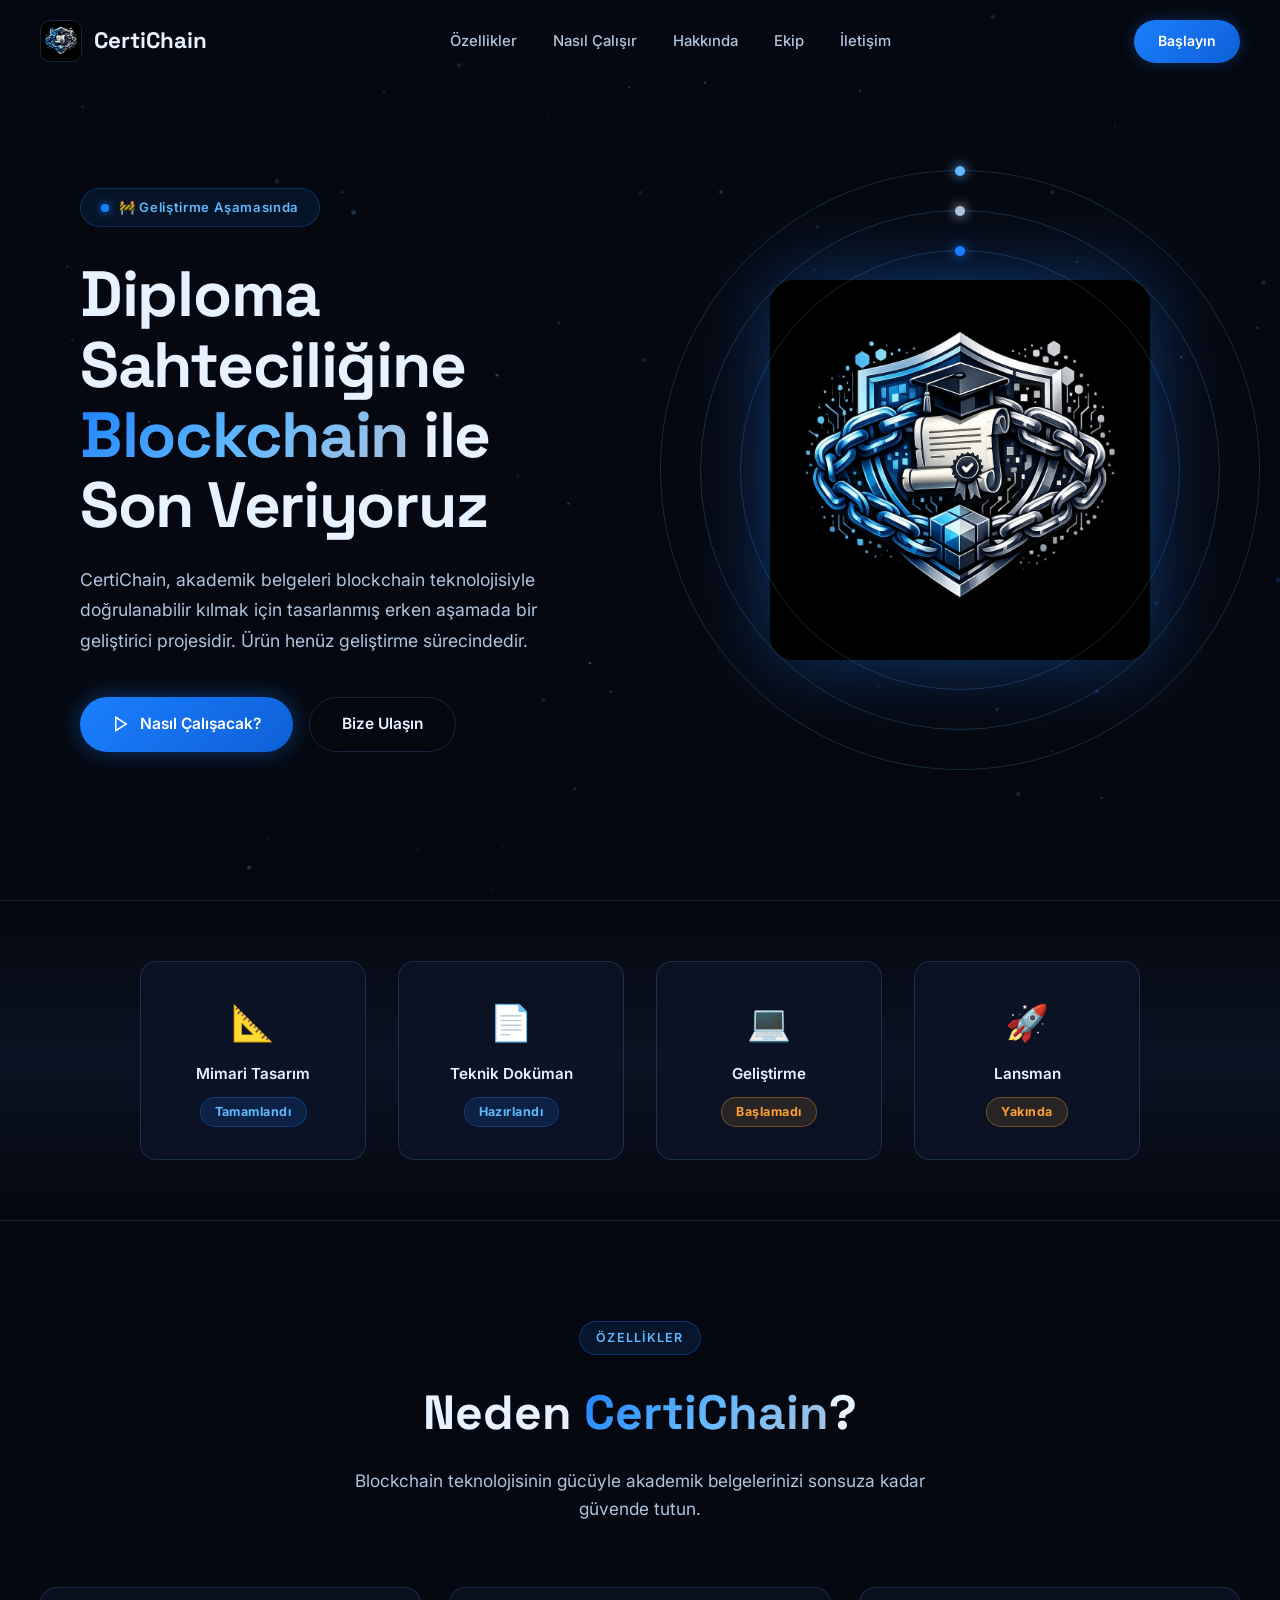
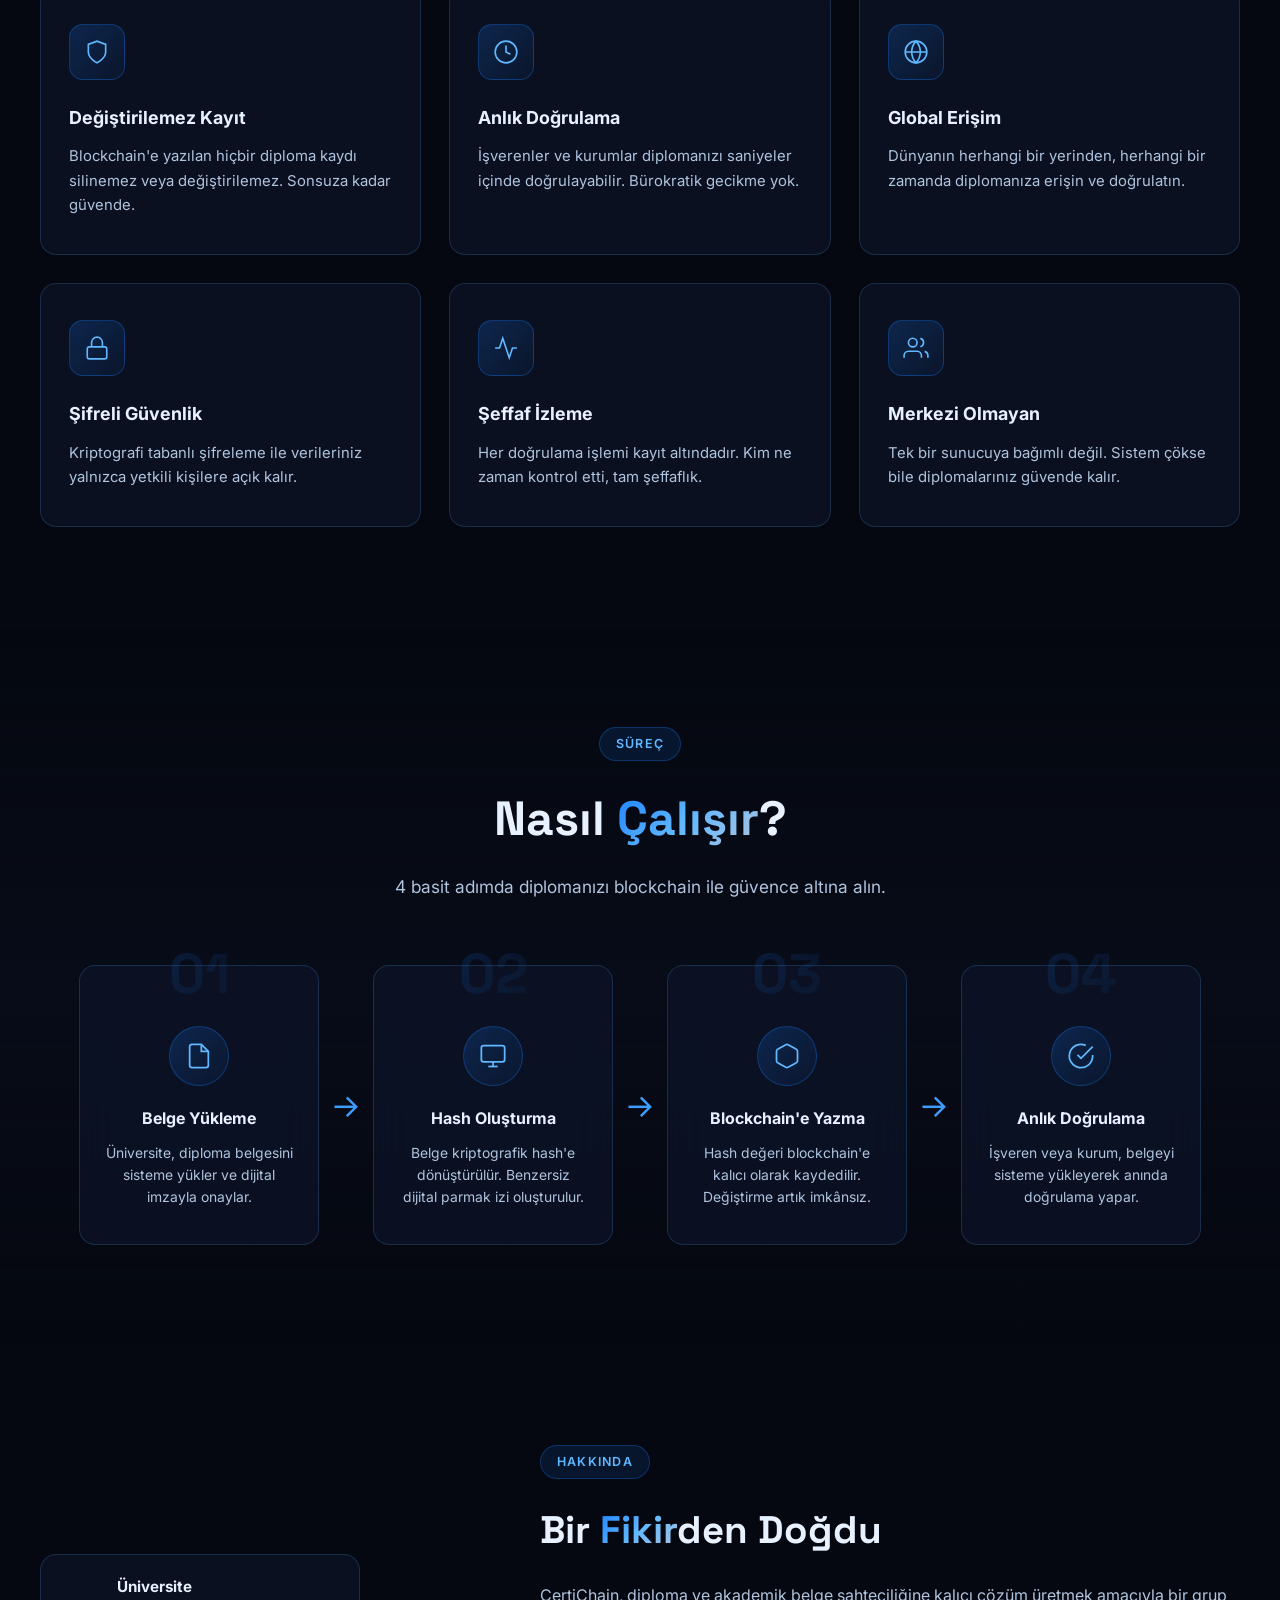
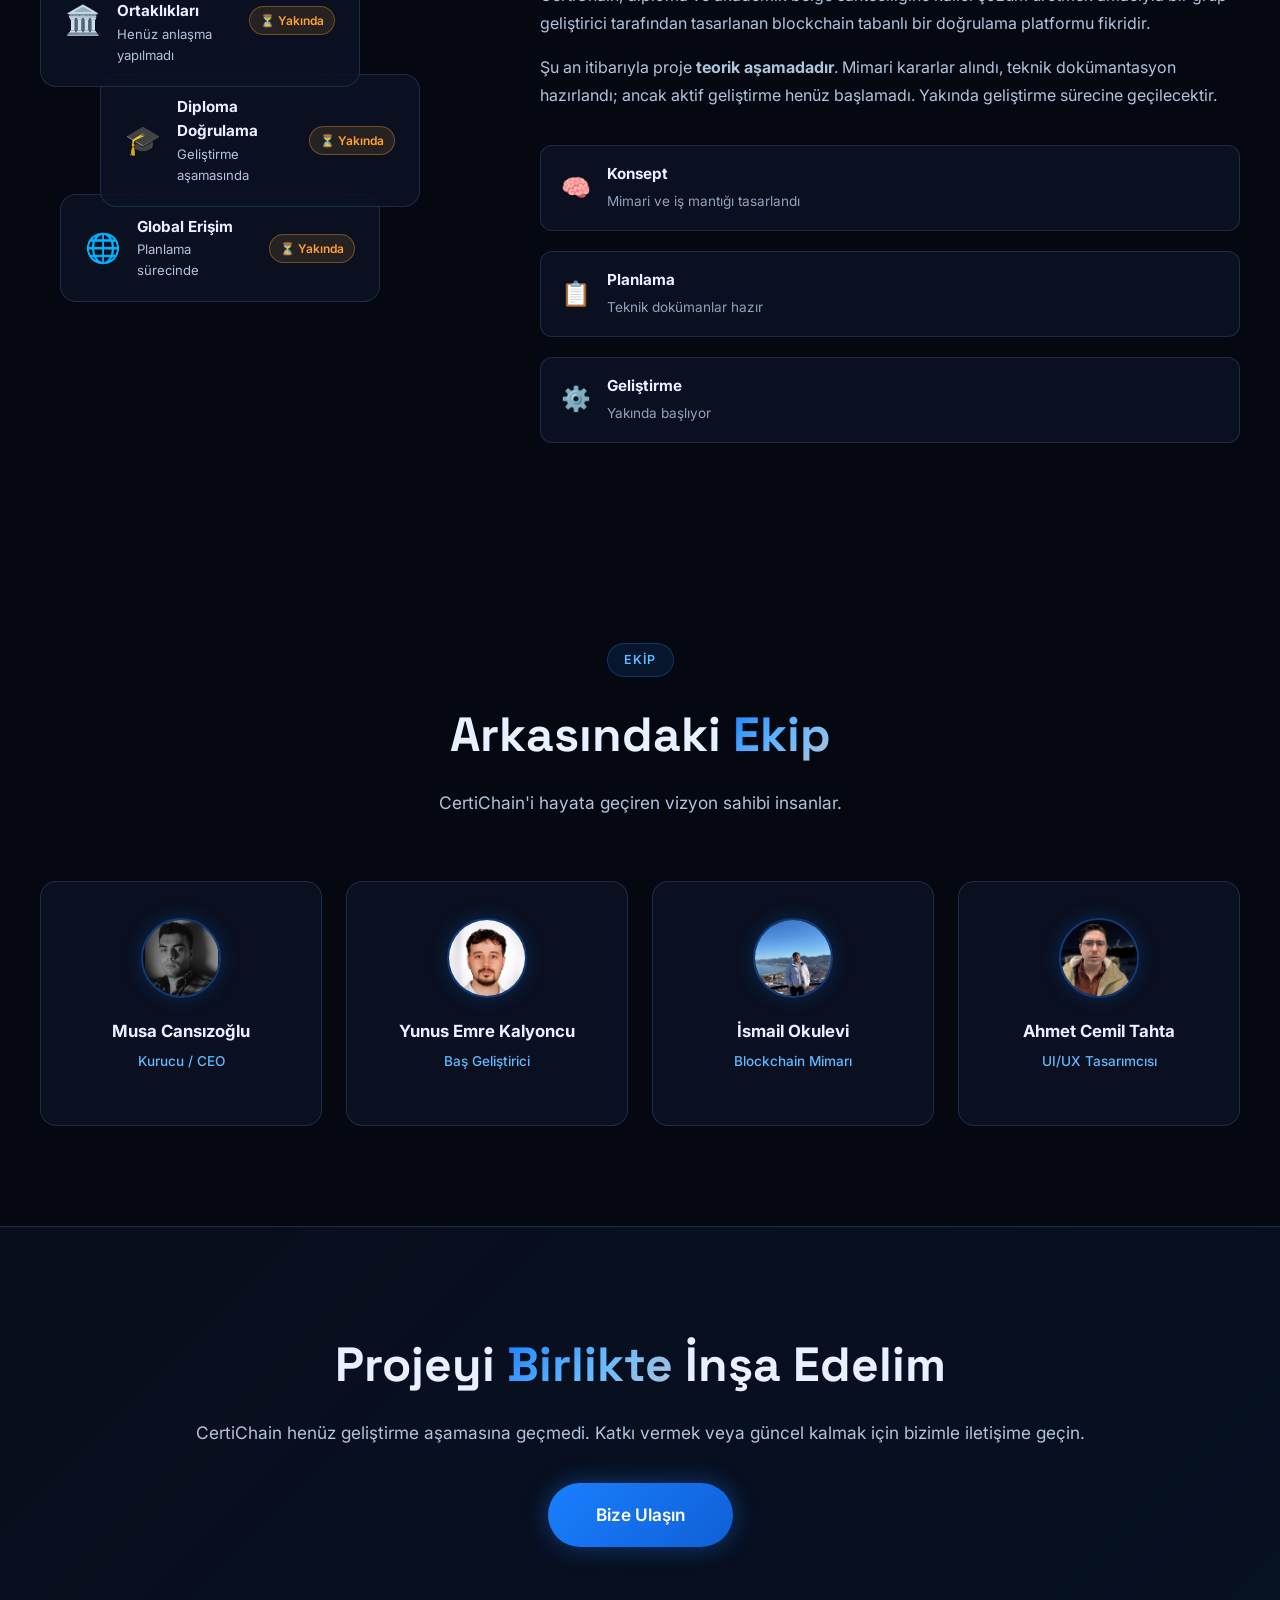
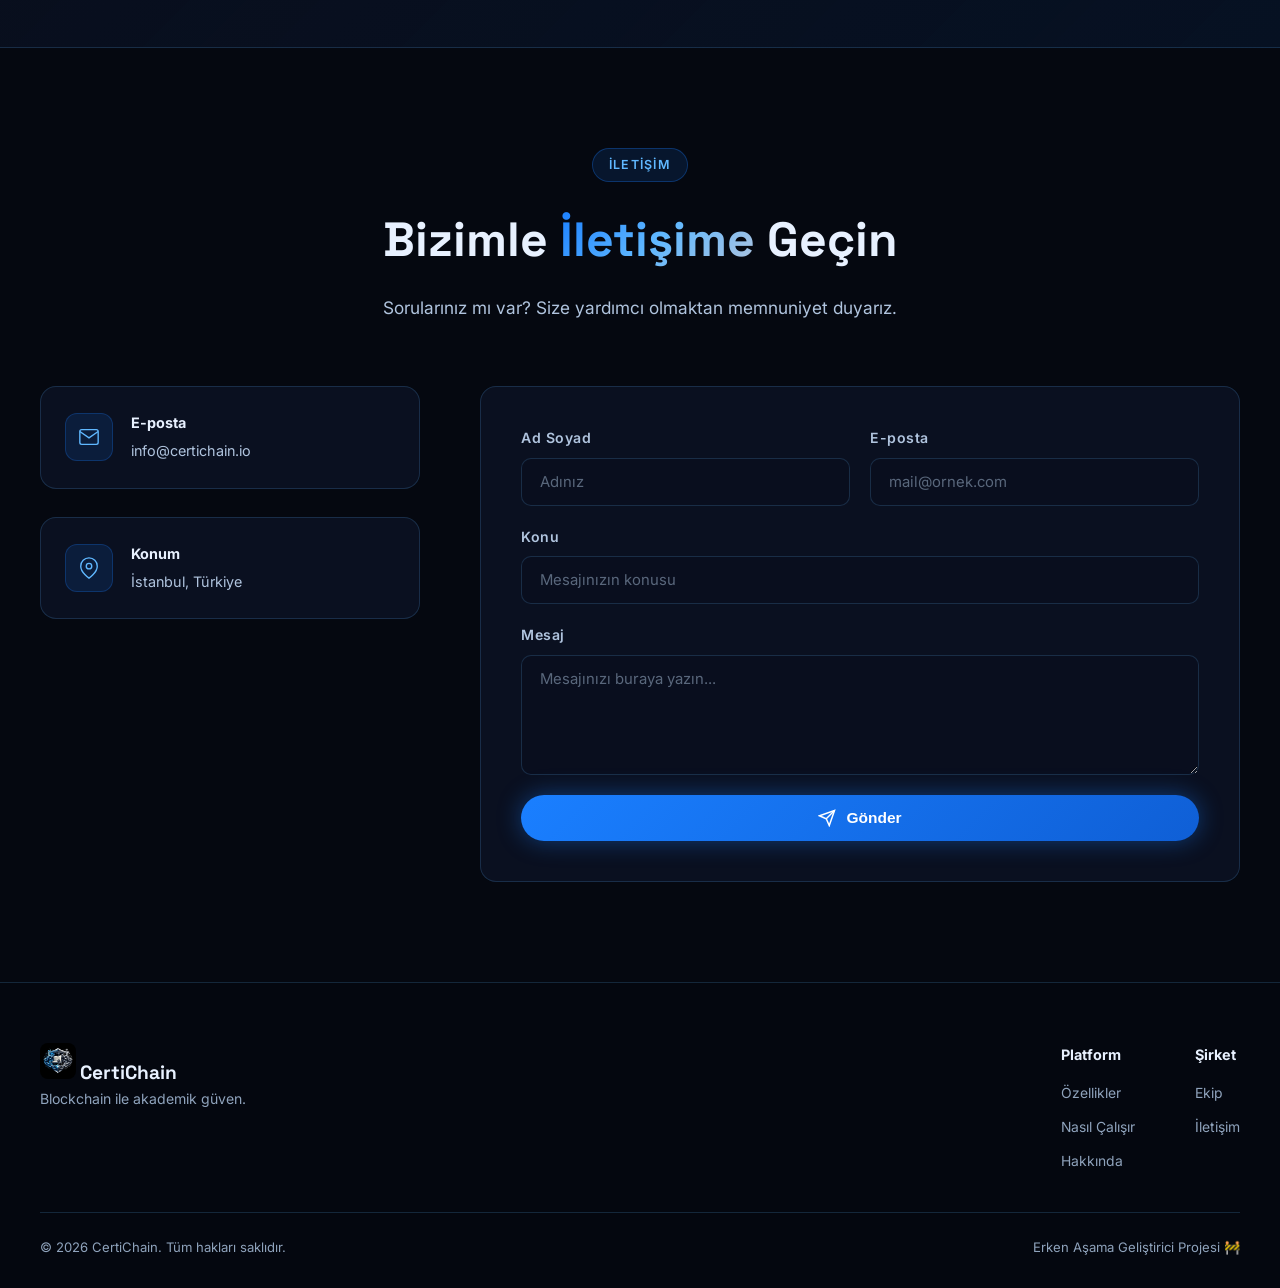
<file: index.html>
<!DOCTYPE html>
<html lang="tr">

<head>
  <meta charset="UTF-8" />
  <meta name="viewport" content="width=device-width, initial-scale=1.0" />
  <title>CertiChain – Blockchain ile Güvenli Diploma Doğrulama</title>
  <meta name="description"
    content="CertiChain, diploma ve sertifikalarınızı blockchain teknolojisiyle güvence altına alır. Sahtecilik imkânsız, doğrulama anlık." />
  <link rel="preconnect" href="https://fonts.googleapis.com" />
  <link
    href="https://fonts.googleapis.com/css2?family=Inter:wght@300;400;500;600;700;800;900&family=Space+Grotesk:wght@400;500;600;700&display=swap"
    rel="stylesheet" />
  <link rel="stylesheet" href="style.css" />
</head>

<body>

  <!-- ─── CANVAS particles ─── -->
  <canvas id="particleCanvas"></canvas>

  <!-- ─── NAVBAR ─── -->
  <nav id="navbar">
    <div class="nav-container">
      <a href="#hero" class="nav-logo">
        <img src="logo.jpg" alt="CertiChain Logo" class="logo-img" />
        <span class="logo-text">CertiChain</span>
      </a>
      <ul class="nav-links" id="navLinks">
        <li><a href="#features">Özellikler</a></li>
        <li><a href="#how-it-works">Nasıl Çalışır</a></li>
        <li><a href="#about">Hakkında</a></li>
        <li><a href="#team">Ekip</a></li>
        <li><a href="#contact">İletişim</a></li>
      </ul>
      <div class="nav-right">
        <a href="#contact" class="btn-nav">Başlayın</a>
        <button class="hamburger" id="hamburger" aria-label="Menü">
          <span></span><span></span><span></span>
        </button>
      </div>
    </div>
  </nav>

  <!-- ─── HERO ─── -->
  <section id="hero">
    <div class="hero-content reveal">
      <div class="hero-badge">
        <span class="badge-dot"></span>
        🚧 Geliştirme Aşamasında
      </div>
      <h1>
        Diploma Sahteciliğine
        <span class="gradient-text">Blockchain</span> ile<br />
        Son Veriyoruz
      </h1>
      <p class="hero-sub">
        CertiChain, akademik belgeleri blockchain teknolojisiyle doğrulanabilir kılmak için tasarlanmış
        erken aşamada bir geliştirici projesidir. Ürün henüz geliştirme sürecindedir.
      </p>
      <div class="hero-cta">
        <a href="#how-it-works" class="btn-primary">
          <svg viewBox="0 0 24 24" fill="none" stroke="currentColor" stroke-width="2">
            <polygon points="5 3 19 12 5 21 5 3" />
          </svg>
          Nasıl Çalışacak?
        </a>
        <a href="#contact" class="btn-secondary">Bize Ulaşın</a>
      </div>
    </div>

    <div class="hero-visual reveal-right">
      <div class="shield-wrapper">
        <div class="shield-glow"></div>
        <img src="logo.jpg" alt="CertiChain Shield" class="shield-img" />
        <div class="orbit orbit-1">
          <div class="orbit-dot"></div>
        </div>
        <div class="orbit orbit-2">
          <div class="orbit-dot"></div>
        </div>
        <div class="orbit orbit-3">
          <div class="orbit-dot"></div>
        </div>
      </div>
    </div>
  </section>

  <!-- ─── PROJE DURUMU ─── -->
  <section id="stats">
    <div class="stats-container">
      <div class="stat-card reveal">
        <div class="stat-icon">📐</div>
        <div class="stat-label">Mimari Tasarım</div>
        <div class="stat-status">Tamamlandı</div>
      </div>
      <div class="stat-card reveal">
        <div class="stat-icon">📄</div>
        <div class="stat-label">Teknik Doküman</div>
        <div class="stat-status">Hazırlandı</div>
      </div>
      <div class="stat-card reveal">
        <div class="stat-icon">💻</div>
        <div class="stat-label">Geliştirme</div>
        <div class="stat-status in-progress">Başlamadı</div>
      </div>
      <div class="stat-card reveal">
        <div class="stat-icon">🚀</div>
        <div class="stat-label">Lansman</div>
        <div class="stat-status in-progress">Yakında</div>
      </div>
    </div>
  </section>

  <!-- ─── FEATURES ─── -->
  <section id="features">
    <div class="section-header reveal">
      <span class="section-tag">Özellikler</span>
      <h2>Neden <span class="gradient-text">CertiChain</span>?</h2>
      <p>Blockchain teknolojisinin gücüyle akademik belgelerinizi sonsuza kadar güvende tutun.</p>
    </div>
    <div class="features-grid">
      <div class="feature-card reveal">
        <div class="feature-icon">
          <svg viewBox="0 0 24 24" fill="none" stroke="currentColor" stroke-width="1.5">
            <path d="M12 22s8-4 8-10V5l-8-3-8 3v7c0 6 8 10 8 10z" />
          </svg>
        </div>
        <h3>Değiştirilemez Kayıt</h3>
        <p>Blockchain'e yazılan hiçbir diploma kaydı silinemez veya değiştirilemez. Sonsuza kadar güvende.</p>
      </div>
      <div class="feature-card reveal">
        <div class="feature-icon">
          <svg viewBox="0 0 24 24" fill="none" stroke="currentColor" stroke-width="1.5">
            <circle cx="12" cy="12" r="10" />
            <polyline points="12 6 12 12 16 14" />
          </svg>
        </div>
        <h3>Anlık Doğrulama</h3>
        <p>İşverenler ve kurumlar diplomanızı saniyeler içinde doğrulayabilir. Bürokratik gecikme yok.</p>
      </div>
      <div class="feature-card reveal">
        <div class="feature-icon">
          <svg viewBox="0 0 24 24" fill="none" stroke="currentColor" stroke-width="1.5">
            <circle cx="12" cy="12" r="10" />
            <line x1="2" y1="12" x2="22" y2="12" />
            <path d="M12 2a15.3 15.3 0 0 1 4 10 15.3 15.3 0 0 1-4 10 15.3 15.3 0 0 1-4-10 15.3 15.3 0 0 1 4-10z" />
          </svg>
        </div>
        <h3>Global Erişim</h3>
        <p>Dünyanın herhangi bir yerinden, herhangi bir zamanda diplomanıza erişin ve doğrulatın.</p>
      </div>
      <div class="feature-card reveal">
        <div class="feature-icon">
          <svg viewBox="0 0 24 24" fill="none" stroke="currentColor" stroke-width="1.5">
            <rect x="3" y="11" width="18" height="11" rx="2" ry="2" />
            <path d="M7 11V7a5 5 0 0 1 10 0v4" />
          </svg>
        </div>
        <h3>Şifreli Güvenlik</h3>
        <p>Kriptografi tabanlı şifreleme ile verileriniz yalnızca yetkili kişilere açık kalır.</p>
      </div>
      <div class="feature-card reveal">
        <div class="feature-icon">
          <svg viewBox="0 0 24 24" fill="none" stroke="currentColor" stroke-width="1.5">
            <polyline points="22 12 18 12 15 21 9 3 6 12 2 12" />
          </svg>
        </div>
        <h3>Şeffaf İzleme</h3>
        <p>Her doğrulama işlemi kayıt altındadır. Kim ne zaman kontrol etti, tam şeffaflık.</p>
      </div>
      <div class="feature-card reveal">
        <div class="feature-icon">
          <svg viewBox="0 0 24 24" fill="none" stroke="currentColor" stroke-width="1.5">
            <path d="M17 21v-2a4 4 0 0 0-4-4H5a4 4 0 0 0-4 4v2" />
            <circle cx="9" cy="7" r="4" />
            <path d="M23 21v-2a4 4 0 0 0-3-3.87" />
            <path d="M16 3.13a4 4 0 0 1 0 7.75" />
          </svg>
        </div>
        <h3>Merkezi Olmayan</h3>
        <p>Tek bir sunucuya bağımlı değil. Sistem çökse bile diplomalarınız güvende kalır.</p>
      </div>
    </div>
  </section>

  <!-- ─── HOW IT WORKS ─── -->
  <section id="how-it-works">
    <div class="section-header reveal">
      <span class="section-tag">Süreç</span>
      <h2>Nasıl <span class="gradient-text">Çalışır</span>?</h2>
      <p>4 basit adımda diplomanızı blockchain ile güvence altına alın.</p>
    </div>
    <div class="steps-container">
      <div class="step-card reveal">
        <div class="step-number">01</div>
        <div class="step-icon">
          <svg viewBox="0 0 24 24" fill="none" stroke="currentColor" stroke-width="1.5">
            <path d="M14 2H6a2 2 0 0 0-2 2v16a2 2 0 0 0 2 2h12a2 2 0 0 0 2-2V8z" />
            <polyline points="14 2 14 8 20 8" />
          </svg>
        </div>
        <h3>Belge Yükleme</h3>
        <p>Üniversite, diploma belgesini sisteme yükler ve dijital imzayla onaylar.</p>
      </div>
      <div class="step-arrow reveal">→</div>
      <div class="step-card reveal">
        <div class="step-number">02</div>
        <div class="step-icon">
          <svg viewBox="0 0 24 24" fill="none" stroke="currentColor" stroke-width="1.5">
            <rect x="2" y="3" width="20" height="14" rx="2" />
            <line x1="8" y1="21" x2="16" y2="21" />
            <line x1="12" y1="17" x2="12" y2="21" />
          </svg>
        </div>
        <h3>Hash Oluşturma</h3>
        <p>Belge kriptografik hash'e dönüştürülür. Benzersiz dijital parmak izi oluşturulur.</p>
      </div>
      <div class="step-arrow reveal">→</div>
      <div class="step-card reveal">
        <div class="step-number">03</div>
        <div class="step-icon">
          <svg viewBox="0 0 24 24" fill="none" stroke="currentColor" stroke-width="1.5">
            <path
              d="M21 16V8a2 2 0 0 0-1-1.73l-7-4a2 2 0 0 0-2 0l-7 4A2 2 0 0 0 3 8v8a2 2 0 0 0 1 1.73l7 4a2 2 0 0 0 2 0l7-4A2 2 0 0 0 21 16z" />
          </svg>
        </div>
        <h3>Blockchain'e Yazma</h3>
        <p>Hash değeri blockchain'e kalıcı olarak kaydedilir. Değiştirme artık imkânsız.</p>
      </div>
      <div class="step-arrow reveal">→</div>
      <div class="step-card reveal">
        <div class="step-number">04</div>
        <div class="step-icon">
          <svg viewBox="0 0 24 24" fill="none" stroke="currentColor" stroke-width="1.5">
            <path d="M22 11.08V12a10 10 0 1 1-5.93-9.14" />
            <polyline points="22 4 12 14.01 9 11.01" />
          </svg>
        </div>
        <h3>Anlık Doğrulama</h3>
        <p>İşveren veya kurum, belgeyi sisteme yükleyerek anında doğrulama yapar.</p>
      </div>
    </div>
  </section>

  <!-- ─── ABOUT ─── -->
  <section id="about">
    <div class="about-container">
      <div class="about-visual reveal-left">
        <div class="about-card-stack">
          <div class="about-card card-1">
            <div class="about-card-icon">🏛️</div>
            <div>
              <strong>Üniversite Ortaklıkları</strong>
              <p>Henüz anlaşma yapılmadı</p>
            </div>
            <div class="pending-badge">⏳ Yakında</div>
          </div>
          <div class="about-card card-2">
            <div class="about-card-icon">🎓</div>
            <div>
              <strong>Diploma Doğrulama</strong>
              <p>Geliştirme aşamasında</p>
            </div>
            <div class="pending-badge">⏳ Yakında</div>
          </div>
          <div class="about-card card-3">
            <div class="about-card-icon">🌐</div>
            <div>
              <strong>Global Erişim</strong>
              <p>Planlama sürecinde</p>
            </div>
            <div class="pending-badge">⏳ Yakında</div>
          </div>
        </div>
      </div>
      <div class="about-content reveal">
        <span class="section-tag">Hakkında</span>
        <h2>Bir <span class="gradient-text">Fikir</span>den Doğdu</h2>
        <p>
          CertiChain, diploma ve akademik belge sahteciliğine kalıcı çözüm üretmek amacıyla
          bir grup geliştirici tarafından tasarlanan blockchain tabanlı bir doğrulama platformu fikridir.
        </p>
        <p>
          Şu an itibarıyla proje <strong>teorik aşamadadır</strong>. Mimari kararlar alındı, teknik
          dokümantasyon hazırlandı; ancak aktif geliştirme henüz başlamadı. Yakında geliştirme sürecine
          geçilecektir.
        </p>
        <div class="about-highlights">
          <div class="highlight">
            <div class="highlight-icon">🧠</div>
            <div>
              <strong>Konsept</strong>
              <span>Mimari ve iş mantığı tasarlandı</span>
            </div>
          </div>
          <div class="highlight">
            <div class="highlight-icon">📋</div>
            <div>
              <strong>Planlama</strong>
              <span>Teknik dokümanlar hazır</span>
            </div>
          </div>
          <div class="highlight">
            <div class="highlight-icon">⚙️</div>
            <div>
              <strong>Geliştirme</strong>
              <span>Yakında başlıyor</span>
            </div>
          </div>
        </div>
      </div>
    </div>
  </section>

  <!-- ─── TEAM ─── -->
  <section id="team">
    <div class="section-header reveal">
      <span class="section-tag">Ekip</span>
      <h2>Arkasındaki <span class="gradient-text">Ekip</span></h2>
      <p>CertiChain'i hayata geçiren vizyon sahibi insanlar.</p>
    </div>
    <div class="team-grid">
      <div class="team-card reveal">
        <div class="team-avatar">
          <img src="team_musa.jpg" alt="Musa Cansızoğlu" class="team-photo" />
        </div>
        <h3 class="team-name">Musa Cansızoğlu</h3>
        <p class="team-role">Kurucu / CEO</p>

      </div>
      <div class="team-card reveal">
        <div class="team-avatar">
          <img src="team_yunus.jpg" alt="Yunus Emre Kalyoncu" class="team-photo" />
        </div>
        <h3 class="team-name">Yunus Emre Kalyoncu</h3>
        <p class="team-role">Baş Geliştirici</p>

      </div>
      <div class="team-card reveal">
        <div class="team-avatar">
          <img src="team_ismail.png" alt="İsmail Okulevi" class="team-photo" />
        </div>
        <h3 class="team-name">İsmail Okulevi</h3>
        <p class="team-role">Blockchain Mimarı</p>

      </div>
      <div class="team-card reveal">
        <div class="team-avatar">
          <img src="team_ahmet.png" alt="Ahmet Cemil Tahta" class="team-photo" />
        </div>
        <h3 class="team-name">Ahmet Cemil Tahta</h3>
        <p class="team-role">UI/UX Tasarımcısı</p>

      </div>
    </div>
  </section>

  <!-- ─── CTA BANNER ─── -->
  <section id="cta-banner">
    <div class="cta-content reveal">
      <h2>Projeyi <span class="gradient-text">Birlikte</span> İnşa Edelim</h2>
      <p>CertiChain henüz geliştirme aşamasına geçmedi. Katkı vermek veya güncel kalmak için bizimle iletişime geçin.
      </p>
      <a href="#contact" class="btn-primary btn-large">Bize Ulaşın</a>
    </div>
  </section>

  <!-- ─── CONTACT ─── -->
  <section id="contact">
    <div class="section-header reveal">
      <span class="section-tag">İletişim</span>
      <h2>Bizimle <span class="gradient-text">İletişime</span> Geçin</h2>
      <p>Sorularınız mı var? Size yardımcı olmaktan memnuniyet duyarız.</p>
    </div>
    <div class="contact-container">
      <div class="contact-info reveal">
        <div class="contact-item">
          <div class="contact-icon">
            <svg viewBox="0 0 24 24" fill="none" stroke="currentColor" stroke-width="1.5">
              <path d="M4 4h16c1.1 0 2 .9 2 2v12c0 1.1-.9 2-2 2H4c-1.1 0-2-.9-2-2V6c0-1.1.9-2 2-2z" />
              <polyline points="22,6 12,13 2,6" />
            </svg>
          </div>
          <div>
            <strong>E-posta</strong>
            <a href="mailto:info@certichain.io">info@certichain.io</a>
          </div>
        </div>
        <div class="contact-item">
          <div class="contact-icon">
            <svg viewBox="0 0 24 24" fill="none" stroke="currentColor" stroke-width="1.5">
              <path d="M21 10c0 7-9 13-9 13s-9-6-9-13a9 9 0 0 1 18 0z" />
              <circle cx="12" cy="10" r="3" />
            </svg>
          </div>
          <div>
            <strong>Konum</strong>
            <span>İstanbul, Türkiye</span>
          </div>
        </div>
      </div>
      <form class="contact-form reveal" id="contactForm">
        <div class="form-row">
          <div class="form-group">
            <label for="name">Ad Soyad</label>
            <input type="text" id="name" placeholder="Adınız" />
          </div>
          <div class="form-group">
            <label for="email">E-posta</label>
            <input type="email" id="email" placeholder="mail@ornek.com" />
          </div>
        </div>
        <div class="form-group">
          <label for="subject">Konu</label>
          <input type="text" id="subject" placeholder="Mesajınızın konusu" />
        </div>
        <div class="form-group">
          <label for="message">Mesaj</label>
          <textarea id="message" rows="5" placeholder="Mesajınızı buraya yazın..."></textarea>
        </div>
        <button type="submit" class="btn-primary">
          <svg viewBox="0 0 24 24" fill="none" stroke="currentColor" stroke-width="2">
            <line x1="22" y1="2" x2="11" y2="13" />
            <polygon points="22 2 15 22 11 13 2 9 22 2" />
          </svg>
          Gönder
        </button>
      </form>
    </div>
  </section>

  <!-- ─── FOOTER ─── -->
  <footer id="footer">
    <div class="footer-container">
      <div class="footer-brand">
        <img src="logo.jpg" alt="CertiChain" class="footer-logo" />
        <span>CertiChain</span>
        <p>Blockchain ile akademik güven.</p>
      </div>
      <div class="footer-links">
        <div class="footer-col">
          <h4>Platform</h4>
          <a href="#features">Özellikler</a>
          <a href="#how-it-works">Nasıl Çalışır</a>
          <a href="#about">Hakkında</a>
        </div>
        <div class="footer-col">
          <h4>Şirket</h4>
          <a href="#team">Ekip</a>
          <a href="#contact">İletişim</a>
        </div>
      </div>
    </div>
    <div class="footer-bottom">
      <p>© 2026 CertiChain. Tüm hakları saklıdır.</p>
      <p>Erken Aşama Geliştirici Projesi 🚧</p>
    </div>
  </footer>

  <script src="script.js"></script>
</body>

</html>
</file>
<file: style.css>
/* =========================================
   CERTICHAIN – style.css
   Color palette from logo:
   - Black: #050810
   - Dark navy: #0a0f1e, #0d1528
   - Electric blue: #1a7fff, #3d9eff, #60b8ff
   - Silver/Chrome: #8fa3bc, #b0c4de, #d0dcea
   ========================================= */

*,
*::before,
*::after {
  box-sizing: border-box;
  margin: 0;
  padding: 0;
}

:root {
  --black: #050810;
  --navy-deep: #0a0f1e;
  --navy: #0d1528;
  --blue-bright: #1a7fff;
  --blue-mid: #3d9eff;
  --blue-light: #60b8ff;
  --blue-glow: rgba(26, 127, 255, 0.35);
  --silver: #8fa3bc;
  --silver-light: #b0c4de;
  --white: #e8f1ff;
  --white-soft: rgba(232, 241, 255, 0.85);
  --glass: rgba(13, 21, 40, 0.7);
  --glass-border: rgba(96, 184, 255, 0.18);
  --radius: 16px;
  --transition: 0.3s cubic-bezier(0.4, 0, 0.2, 1);
}

html {
  scroll-behavior: smooth;
}

body {
  font-family: 'Inter', sans-serif;
  background: var(--black);
  color: var(--white);
  overflow-x: hidden;
  line-height: 1.6;
}

/* ── CANVAS PARTICLES ── */
#particleCanvas {
  position: fixed;
  top: 0;
  left: 0;
  width: 100%;
  height: 100%;
  pointer-events: none;
  z-index: 0;
  opacity: 0.5;
}

section,
nav,
footer {
  position: relative;
  z-index: 1;
}

/* ── UTILITIES ── */
.gradient-text {
  background: linear-gradient(135deg, var(--blue-bright), var(--blue-light), var(--silver-light));
  -webkit-background-clip: text;
  -webkit-text-fill-color: transparent;
  background-clip: text;
}

.section-tag {
  display: inline-block;
  padding: 6px 16px;
  background: rgba(26, 127, 255, 0.12);
  border: 1px solid rgba(26, 127, 255, 0.3);
  border-radius: 50px;
  font-size: 0.78rem;
  font-weight: 600;
  letter-spacing: 0.1em;
  text-transform: uppercase;
  color: var(--blue-light);
  margin-bottom: 20px;
}

.section-header {
  text-align: center;
  margin-bottom: 64px;
}

.section-header h2 {
  font-family: 'Space Grotesk', sans-serif;
  font-size: clamp(2rem, 4vw, 3rem);
  font-weight: 700;
  margin-bottom: 16px;
}

.section-header p {
  color: var(--silver-light);
  font-size: 1.08rem;
  max-width: 600px;
  margin: 0 auto;
}

/* ── BUTTONS ── */
.btn-primary {
  display: inline-flex;
  align-items: center;
  gap: 10px;
  padding: 14px 32px;
  background: linear-gradient(135deg, var(--blue-bright), #0f5fd6);
  color: #fff;
  font-weight: 600;
  font-size: 0.97rem;
  border-radius: 50px;
  border: none;
  cursor: pointer;
  text-decoration: none;
  transition: var(--transition);
  box-shadow: 0 0 24px rgba(26, 127, 255, 0.4);
  position: relative;
  overflow: hidden;
}

.btn-primary::before {
  content: '';
  position: absolute;
  inset: 0;
  background: linear-gradient(135deg, var(--blue-light), var(--blue-bright));
  opacity: 0;
  transition: var(--transition);
}

.btn-primary:hover::before {
  opacity: 1;
}

.btn-primary:hover {
  transform: translateY(-2px);
  box-shadow: 0 0 40px rgba(26, 127, 255, 0.6);
}

.btn-primary svg {
  width: 18px;
  height: 18px;
  position: relative;
  z-index: 1;
}

.btn-primary span,
.btn-primary {
  position: relative;
}

.btn-secondary {
  display: inline-flex;
  align-items: center;
  gap: 10px;
  padding: 14px 32px;
  background: transparent;
  color: var(--white);
  font-weight: 600;
  font-size: 0.97rem;
  border-radius: 50px;
  border: 1px solid var(--glass-border);
  text-decoration: none;
  transition: var(--transition);
  backdrop-filter: blur(10px);
}

.btn-secondary:hover {
  border-color: var(--blue-mid);
  color: var(--blue-light);
  background: rgba(26, 127, 255, 0.08);
  transform: translateY(-2px);
}

.btn-nav {
  padding: 10px 24px;
  background: linear-gradient(135deg, var(--blue-bright), #0f5fd6);
  color: #fff;
  font-weight: 600;
  font-size: 0.88rem;
  border-radius: 50px;
  text-decoration: none;
  transition: var(--transition);
  box-shadow: 0 0 16px rgba(26, 127, 255, 0.3);
}

.btn-nav:hover {
  transform: translateY(-2px);
  box-shadow: 0 0 30px rgba(26, 127, 255, 0.5);
}

.btn-large {
  padding: 18px 48px;
  font-size: 1.08rem;
}

/* ── NAVBAR ── */
#navbar {
  position: fixed;
  top: 0;
  left: 0;
  right: 0;
  z-index: 1000;
  padding: 0;
  transition: var(--transition);
}

#navbar.scrolled {
  background: rgba(5, 8, 16, 0.9);
  backdrop-filter: blur(20px);
  border-bottom: 1px solid var(--glass-border);
  box-shadow: 0 4px 30px rgba(0, 0, 0, 0.4);
}

.nav-container {
  max-width: 1280px;
  margin: 0 auto;
  display: flex;
  align-items: center;
  justify-content: space-between;
  padding: 20px 40px;
}

.nav-logo {
  display: flex;
  align-items: center;
  gap: 12px;
  text-decoration: none;
}

.logo-img {
  width: 42px;
  height: 42px;
  border-radius: 10px;
  object-fit: cover;
  border: 1px solid var(--glass-border);
}

.logo-text {
  font-family: 'Space Grotesk', sans-serif;
  font-size: 1.4rem;
  font-weight: 700;
  color: var(--white);
}

.nav-links {
  display: flex;
  list-style: none;
  gap: 36px;
}

.nav-links a {
  color: var(--silver-light);
  text-decoration: none;
  font-size: 0.93rem;
  font-weight: 500;
  transition: var(--transition);
}

.nav-links a:hover {
  color: var(--blue-light);
}

.nav-right {
  display: flex;
  align-items: center;
  gap: 16px;
}

.hamburger {
  display: none;
  flex-direction: column;
  gap: 5px;
  background: none;
  border: none;
  cursor: pointer;
  padding: 4px;
}

.hamburger span {
  display: block;
  width: 24px;
  height: 2px;
  background: var(--white);
  border-radius: 2px;
  transition: var(--transition);
}

/* ── HERO ── */
#hero {
  min-height: 100vh;
  display: flex;
  align-items: center;
  justify-content: space-between;
  gap: 60px;
  padding: 120px 80px 80px;
  max-width: 1280px;
  margin: 0 auto;
}

.hero-content {
  flex: 1;
  max-width: 600px;
}

.hero-badge {
  display: inline-flex;
  align-items: center;
  gap: 10px;
  padding: 8px 20px;
  background: rgba(26, 127, 255, 0.1);
  border: 1px solid rgba(26, 127, 255, 0.25);
  border-radius: 50px;
  font-size: 0.82rem;
  font-weight: 600;
  color: var(--blue-light);
  margin-bottom: 32px;
  letter-spacing: 0.05em;
}

.badge-dot {
  width: 8px;
  height: 8px;
  border-radius: 50%;
  background: var(--blue-bright);
  box-shadow: 0 0 8px var(--blue-bright);
  animation: pulse 2s infinite;
}

@keyframes pulse {

  0%,
  100% {
    opacity: 1;
    transform: scale(1)
  }

  50% {
    opacity: 0.6;
    transform: scale(1.3)
  }
}

#hero h1 {
  font-family: 'Space Grotesk', sans-serif;
  font-size: clamp(2.8rem, 5vw, 4.2rem);
  font-weight: 800;
  line-height: 1.1;
  margin-bottom: 24px;
  letter-spacing: -0.02em;
}

.hero-sub {
  font-size: 1.1rem;
  color: var(--silver-light);
  line-height: 1.75;
  margin-bottom: 40px;
  max-width: 500px;
}

.hero-cta {
  display: flex;
  gap: 16px;
  flex-wrap: wrap;
}

/* Hero visual */
.hero-visual {
  flex: 0 0 480px;
  display: flex;
  justify-content: center;
  align-items: center;
}

.shield-wrapper {
  position: relative;
  width: 380px;
  height: 380px;
}

.shield-glow {
  position: absolute;
  inset: -40px;
  background: radial-gradient(circle, rgba(26, 127, 255, 0.25) 0%, transparent 70%);
  border-radius: 50%;
  animation: glowPulse 3s ease-in-out infinite;
}

@keyframes glowPulse {

  0%,
  100% {
    opacity: 0.5;
    transform: scale(1)
  }

  50% {
    opacity: 1;
    transform: scale(1.1)
  }
}

.shield-img {
  width: 100%;
  height: 100%;
  object-fit: contain;
  border-radius: 24px;
  filter: drop-shadow(0 0 40px rgba(26, 127, 255, 0.4));
  animation: float 6s ease-in-out infinite;
}

@keyframes float {

  0%,
  100% {
    transform: translateY(0)
  }

  50% {
    transform: translateY(-16px)
  }
}

/* Orbits */
.orbit {
  position: absolute;
  border: 1px solid rgba(96, 184, 255, 0.2);
  border-radius: 50%;
  top: 50%;
  left: 50%;
  transform: translate(-50%, -50%);
}

.orbit-1 {
  width: 440px;
  height: 440px;
  animation: spin 12s linear infinite;
}

.orbit-2 {
  width: 520px;
  height: 520px;
  animation: spin 18s linear infinite reverse;
}

.orbit-3 {
  width: 600px;
  height: 600px;
  animation: spin 25s linear infinite;
}

@keyframes spin {
  from {
    transform: translate(-50%, -50%) rotate(0deg)
  }

  to {
    transform: translate(-50%, -50%) rotate(360deg)
  }
}

.orbit-dot {
  position: absolute;
  top: -5px;
  left: 50%;
  transform: translateX(-50%);
  width: 10px;
  height: 10px;
  border-radius: 50%;
  background: var(--blue-bright);
  box-shadow: 0 0 12px var(--blue-bright);
}

.orbit-2 .orbit-dot {
  background: var(--silver-light);
  box-shadow: 0 0 12px var(--silver-light);
}

.orbit-3 .orbit-dot {
  background: var(--blue-light);
  box-shadow: 0 0 12px var(--blue-light);
}

/* ── STATS ── */
#stats {
  padding: 60px 40px;
  background: linear-gradient(180deg, transparent, rgba(13, 21, 40, 0.8), transparent);
  border-top: 1px solid var(--glass-border);
  border-bottom: 1px solid var(--glass-border);
}

.stats-container {
  max-width: 1000px;
  margin: 0 auto;
  display: grid;
  grid-template-columns: repeat(4, 1fr);
  gap: 32px;
}

.stat-card {
  text-align: center;
  padding: 32px 16px;
  background: var(--glass);
  border: 1px solid var(--glass-border);
  border-radius: var(--radius);
  backdrop-filter: blur(20px);
  transition: var(--transition);
  display: flex;
  flex-direction: column;
  align-items: center;
}

.stat-card:hover {
  border-color: var(--blue-mid);
  transform: translateY(-4px);
  box-shadow: 0 8px 32px rgba(26, 127, 255, 0.15);
}

.stat-icon {
  font-size: 2.2rem;
  margin-bottom: 12px;
}

.stat-label {
  color: var(--white);
  font-size: 0.95rem;
  font-weight: 600;
  margin-bottom: 10px;
}

.stat-status {
  display: inline-block;
  padding: 4px 14px;
  background: rgba(26, 127, 255, 0.15);
  border: 1px solid rgba(26, 127, 255, 0.3);
  border-radius: 50px;
  font-size: 0.78rem;
  font-weight: 700;
  color: var(--blue-light);
  letter-spacing: 0.04em;
}

.stat-status.in-progress {
  background: rgba(255, 160, 50, 0.12);
  border-color: rgba(255, 160, 50, 0.35);
  color: #ffa032;
}

/* ── FEATURES ── */
#features {
  padding: 100px 40px;
  max-width: 1280px;
  margin: 0 auto;
}

.features-grid {
  display: grid;
  grid-template-columns: repeat(3, 1fr);
  gap: 28px;
}

.feature-card {
  padding: 36px 28px;
  background: var(--glass);
  border: 1px solid var(--glass-border);
  border-radius: var(--radius);
  backdrop-filter: blur(20px);
  transition: var(--transition);
  position: relative;
  overflow: hidden;
}

.feature-card::before {
  content: '';
  position: absolute;
  top: 0;
  left: 0;
  right: 0;
  height: 2px;
  background: linear-gradient(90deg, transparent, var(--blue-bright), transparent);
  opacity: 0;
  transition: var(--transition);
}

.feature-card:hover {
  border-color: rgba(26, 127, 255, 0.4);
  transform: translateY(-6px);
  box-shadow: 0 12px 40px rgba(26, 127, 255, 0.12);
}

.feature-card:hover::before {
  opacity: 1;
}

.feature-icon {
  width: 56px;
  height: 56px;
  background: linear-gradient(135deg, rgba(26, 127, 255, 0.2), rgba(26, 127, 255, 0.05));
  border: 1px solid rgba(26, 127, 255, 0.3);
  border-radius: 14px;
  display: flex;
  align-items: center;
  justify-content: center;
  margin-bottom: 24px;
}

.feature-icon svg {
  width: 26px;
  height: 26px;
  color: var(--blue-light);
}

.feature-card h3 {
  font-size: 1.12rem;
  font-weight: 700;
  margin-bottom: 12px;
}

.feature-card p {
  color: var(--silver-light);
  font-size: 0.93rem;
  line-height: 1.65;
}

/* ── HOW IT WORKS ── */
#how-it-works {
  padding: 100px 40px;
  background: linear-gradient(180deg, transparent, rgba(10, 15, 30, 0.6), transparent);
}

#how-it-works .section-header {
  max-width: 1280px;
  margin: 0 auto 64px;
}

.steps-container {
  max-width: 1280px;
  margin: 0 auto;
  display: flex;
  align-items: center;
  gap: 12px;
  flex-wrap: wrap;
  justify-content: center;
}

.step-card {
  flex: 1;
  min-width: 200px;
  max-width: 240px;
  padding: 36px 24px;
  background: var(--glass);
  border: 1px solid var(--glass-border);
  border-radius: var(--radius);
  text-align: center;
  backdrop-filter: blur(20px);
  transition: var(--transition);
  position: relative;
}

.step-card:hover {
  border-color: var(--blue-mid);
  transform: translateY(-6px);
  box-shadow: 0 12px 40px rgba(26, 127, 255, 0.15);
}

.step-number {
  font-family: 'Space Grotesk', sans-serif;
  font-size: 3.5rem;
  font-weight: 900;
  position: absolute;
  top: -20px;
  left: 50%;
  transform: translateX(-50%);
  background: linear-gradient(135deg, rgba(26, 127, 255, 0.15), rgba(26, 127, 255, 0.05));
  -webkit-background-clip: text;
  -webkit-text-fill-color: transparent;
  background-clip: text;
  line-height: 1;
}

.step-icon {
  width: 60px;
  height: 60px;
  background: linear-gradient(135deg, rgba(26, 127, 255, 0.2), rgba(26, 127, 255, 0.05));
  border: 1px solid rgba(26, 127, 255, 0.3);
  border-radius: 50%;
  margin: 24px auto 20px;
  display: flex;
  align-items: center;
  justify-content: center;
}

.step-icon svg {
  width: 28px;
  height: 28px;
  color: var(--blue-light);
}

.step-card h3 {
  font-size: 1rem;
  font-weight: 700;
  margin-bottom: 10px;
}

.step-card p {
  color: var(--silver-light);
  font-size: 0.87rem;
  line-height: 1.6;
}

.step-arrow {
  font-size: 2rem;
  color: var(--blue-mid);
  opacity: 0.5;
  flex-shrink: 0;
  animation: arrowPulse 2s ease-in-out infinite;
}

@keyframes arrowPulse {

  0%,
  100% {
    opacity: 0.3;
    transform: translateX(0)
  }

  50% {
    opacity: 0.8;
    transform: translateX(4px)
  }
}

/* ── ABOUT ── */
#about {
  padding: 100px 40px;
  max-width: 1280px;
  margin: 0 auto;
}

.about-container {
  display: flex;
  align-items: center;
  gap: 80px;
}

.about-visual {
  flex: 0 0 420px;
  position: relative;
  height: 380px;
}

.about-card-stack {
  position: relative;
  height: 100%;
}

.about-card {
  position: absolute;
  display: flex;
  align-items: center;
  gap: 16px;
  padding: 20px 24px;
  background: var(--glass);
  border: 1px solid var(--glass-border);
  border-radius: var(--radius);
  backdrop-filter: blur(20px);
  width: 320px;
  transition: var(--transition);
}

.about-card:hover {
  border-color: var(--blue-mid);
  transform: scale(1.03);
}

.card-1 {
  top: 0;
  left: 0;
  z-index: 3;
}

.card-2 {
  top: 120px;
  left: 60px;
  z-index: 2;
}

.card-3 {
  top: 240px;
  left: 20px;
  z-index: 1;
}

.about-card-icon {
  font-size: 1.8rem;
}

.about-card strong {
  display: block;
  font-weight: 700;
  font-size: 0.95rem;
}

.about-card p {
  color: var(--silver-light);
  font-size: 0.82rem;
  margin: 0;
}

.verified-badge {
  margin-left: auto;
  flex-shrink: 0;
  padding: 4px 10px;
  background: rgba(26, 127, 255, 0.15);
  border: 1px solid rgba(26, 127, 255, 0.3);
  border-radius: 50px;
  font-size: 0.75rem;
  font-weight: 600;
  color: var(--blue-light);
  white-space: nowrap;
}

.pending-badge {
  margin-left: auto;
  flex-shrink: 0;
  padding: 4px 10px;
  background: rgba(255, 160, 50, 0.12);
  border: 1px solid rgba(255, 160, 50, 0.35);
  border-radius: 50px;
  font-size: 0.75rem;
  font-weight: 600;
  color: #ffa032;
  white-space: nowrap;
}

.about-content {
  flex: 1;
}

.about-content h2 {
  font-family: 'Space Grotesk', sans-serif;
  font-size: clamp(1.8rem, 3vw, 2.6rem);
  font-weight: 700;
  margin-bottom: 20px;
}

.about-content p {
  color: var(--silver-light);
  margin-bottom: 16px;
  line-height: 1.75;
}

.about-highlights {
  display: flex;
  flex-direction: column;
  gap: 20px;
  margin-top: 36px;
}

.highlight {
  display: flex;
  align-items: center;
  gap: 16px;
  padding: 16px 20px;
  background: var(--glass);
  border: 1px solid var(--glass-border);
  border-radius: 12px;
}

.highlight-icon {
  font-size: 1.5rem;
}

.highlight strong {
  display: block;
  font-weight: 700;
  font-size: 0.95rem;
  margin-bottom: 2px;
}

.highlight span {
  color: var(--silver);
  font-size: 0.85rem;
}

/* ── TEAM ── */
#team {
  padding: 100px 40px;
  max-width: 1280px;
  margin: 0 auto;
}

.team-grid {
  display: grid;
  grid-template-columns: repeat(4, 1fr);
  gap: 24px;
}

.team-card {
  padding: 36px 24px;
  text-align: center;
  background: var(--glass);
  border: 1px solid var(--glass-border);
  border-radius: var(--radius);
  backdrop-filter: blur(20px);
  transition: var(--transition);
}

.team-card:hover {
  border-color: var(--blue-mid);
  transform: translateY(-6px);
  box-shadow: 0 12px 40px rgba(26, 127, 255, 0.12);
}

.team-avatar {
  margin-bottom: 20px;
}

.avatar-placeholder {
  width: 80px;
  height: 80px;
  border-radius: 50%;
  margin: 0 auto;
  background: linear-gradient(135deg, rgba(26, 127, 255, 0.2), rgba(26, 127, 255, 0.05));
  border: 2px solid rgba(26, 127, 255, 0.3);
  display: flex;
  align-items: center;
  justify-content: center;
}

.avatar-placeholder svg {
  width: 36px;
  height: 36px;
  color: var(--silver);
}

.team-name {
  font-weight: 700;
  font-size: 1.05rem;
  margin-bottom: 6px;
}

.team-role {
  color: var(--blue-light);
  font-size: 0.85rem;
  font-weight: 500;
  margin-bottom: 16px;
}

.team-socials {
  display: flex;
  justify-content: center;
  gap: 10px;
}

.social-link {
  width: 34px;
  height: 34px;
  background: rgba(26, 127, 255, 0.1);
  border: 1px solid rgba(26, 127, 255, 0.2);
  border-radius: 50%;
  display: flex;
  align-items: center;
  justify-content: center;
  font-size: 0.8rem;
  font-weight: 700;
  color: var(--silver-light);
  text-decoration: none;
  transition: var(--transition);
}

.social-link:hover {
  background: rgba(26, 127, 255, 0.3);
  color: var(--blue-light);
  border-color: var(--blue-mid);
}

/* ── CTA BANNER ── */
#cta-banner {
  padding: 100px 40px;
  background: linear-gradient(135deg, rgba(10, 15, 30, 0.9), rgba(26, 127, 255, 0.08));
  border-top: 1px solid var(--glass-border);
  border-bottom: 1px solid var(--glass-border);
  text-align: center;
}

.cta-content h2 {
  font-family: 'Space Grotesk', sans-serif;
  font-size: clamp(2rem, 4vw, 3rem);
  font-weight: 700;
  margin-bottom: 16px;
}

.cta-content p {
  color: var(--silver-light);
  font-size: 1.08rem;
  margin-bottom: 36px;
}

/* ── CONTACT ── */
#contact {
  padding: 100px 40px;
  max-width: 1280px;
  margin: 0 auto;
}

.contact-container {
  display: grid;
  grid-template-columns: 1fr 2fr;
  gap: 60px;
  align-items: start;
}

.contact-info {
  display: flex;
  flex-direction: column;
  gap: 28px;
}

.contact-item {
  display: flex;
  align-items: center;
  gap: 18px;
  padding: 24px;
  background: var(--glass);
  border: 1px solid var(--glass-border);
  border-radius: var(--radius);
}

.contact-icon {
  width: 48px;
  height: 48px;
  flex-shrink: 0;
  background: rgba(26, 127, 255, 0.12);
  border: 1px solid rgba(26, 127, 255, 0.25);
  border-radius: 12px;
  display: flex;
  align-items: center;
  justify-content: center;
}

.contact-icon svg {
  width: 22px;
  height: 22px;
  color: var(--blue-light);
}

.contact-item strong {
  display: block;
  font-weight: 700;
  font-size: 0.9rem;
  margin-bottom: 4px;
}

.contact-item a,
.contact-item span {
  color: var(--silver-light);
  font-size: 0.9rem;
  text-decoration: none;
}

.contact-item a:hover {
  color: var(--blue-light);
}

.contact-form {
  background: var(--glass);
  border: 1px solid var(--glass-border);
  border-radius: var(--radius);
  padding: 40px;
  backdrop-filter: blur(20px);
}

.form-row {
  display: grid;
  grid-template-columns: 1fr 1fr;
  gap: 20px;
}

.form-group {
  display: flex;
  flex-direction: column;
  gap: 8px;
  margin-bottom: 20px;
}

.form-group label {
  font-size: 0.88rem;
  font-weight: 600;
  color: var(--silver-light);
  letter-spacing: 0.04em;
}

.form-group input,
.form-group textarea {
  background: rgba(10, 15, 30, 0.8);
  border: 1px solid var(--glass-border);
  border-radius: 10px;
  padding: 14px 18px;
  color: var(--white);
  font-family: 'Inter', sans-serif;
  font-size: 0.93rem;
  outline: none;
  transition: var(--transition);
  resize: vertical;
}

.form-group input:focus,
.form-group textarea:focus {
  border-color: var(--blue-bright);
  box-shadow: 0 0 0 3px rgba(26, 127, 255, 0.12);
}

.form-group input::placeholder,
.form-group textarea::placeholder {
  color: rgba(143, 163, 188, 0.6);
}

.contact-form .btn-primary {
  width: 100%;
  justify-content: center;
}

/* ── FOOTER ── */
#footer {
  background: rgba(5, 8, 16, 0.95);
  border-top: 1px solid var(--glass-border);
  padding: 60px 40px 30px;
}

.footer-container {
  max-width: 1280px;
  margin: 0 auto;
  display: flex;
  justify-content: space-between;
  align-items: flex-start;
  gap: 60px;
  padding-bottom: 40px;
  border-bottom: 1px solid var(--glass-border);
}

.footer-brand {
  max-width: 280px;
}

.footer-brand>div:first-child {
  display: flex;
  align-items: center;
  gap: 10px;
  margin-bottom: 12px;
}

.footer-logo {
  width: 36px;
  height: 36px;
  border-radius: 8px;
  object-fit: cover;
}

.footer-brand span {
  font-family: 'Space Grotesk', sans-serif;
  font-size: 1.2rem;
  font-weight: 700;
}

.footer-brand p {
  color: var(--silver);
  font-size: 0.88rem;
  line-height: 1.6;
}

.footer-links {
  display: flex;
  gap: 60px;
}

.footer-col {
  display: flex;
  flex-direction: column;
  gap: 12px;
}

.footer-col h4 {
  font-weight: 700;
  font-size: 0.9rem;
  color: var(--white);
  margin-bottom: 4px;
}

.footer-col a {
  color: var(--silver);
  font-size: 0.87rem;
  text-decoration: none;
  transition: var(--transition);
}

.footer-col a:hover {
  color: var(--blue-light);
}

.footer-bottom {
  max-width: 1280px;
  margin: 24px auto 0;
  display: flex;
  justify-content: space-between;
  color: var(--silver);
  font-size: 0.82rem;
}

/* ── ANIMATIONS ── */
.reveal {
  opacity: 0;
  transform: translateY(40px);
  transition: opacity 0.7s ease, transform 0.7s ease;
}

.reveal-left {
  opacity: 0;
  transform: translateX(-50px);
  transition: opacity 0.7s ease, transform 0.7s ease;
}

.reveal-right {
  opacity: 0;
  transform: translateX(50px);
  transition: opacity 0.7s ease, transform 0.7s ease;
}

.reveal.visible,
.reveal-left.visible,
.reveal-right.visible {
  opacity: 1;
  transform: translate(0);
}

/* ── RESPONSIVE ── */
@media (max-width: 1024px) {
  #hero {
    padding: 120px 40px 80px;
    gap: 40px;
  }

  .hero-visual {
    flex: 0 0 340px;
  }

  .shield-wrapper {
    width: 300px;
    height: 300px;
  }

  .features-grid {
    grid-template-columns: repeat(2, 1fr);
  }

  .team-grid {
    grid-template-columns: repeat(2, 1fr);
  }

  .about-container {
    flex-direction: column;
    gap: 60px;
  }

  .about-visual {
    width: 100%;
    height: 320px;
  }

  .contact-container {
    grid-template-columns: 1fr;
  }

  .stats-container {
    grid-template-columns: repeat(2, 1fr);
  }
}

@media (max-width: 768px) {
  #hero {
    flex-direction: column;
    padding: 100px 24px 60px;
    text-align: center;
  }

  .hero-content {
    max-width: 100%;
  }

  .hero-cta {
    justify-content: center;
  }

  .hero-visual {
    flex: none;
    width: 100%;
  }

  .shield-wrapper {
    width: 260px;
    height: 260px;
    margin: 0 auto;
  }

  .nav-links {
    display: none;
    position: absolute;
    top: 80px;
    left: 0;
    right: 0;
    background: rgba(5, 8, 16, 0.97);
    flex-direction: column;
    gap: 0;
    padding: 16px 0;
    border-bottom: 1px solid var(--glass-border);
  }

  .nav-links.active {
    display: flex;
  }

  .nav-links a {
    padding: 14px 40px;
  }

  .hamburger {
    display: flex;
  }

  #features,
  #how-it-works,
  #about,
  #team,
  #contact,
  #stats {
    padding: 70px 24px;
  }

  .features-grid,
  .team-grid {
    grid-template-columns: 1fr;
  }

  .steps-container {
    flex-direction: column;
    align-items: center;
  }

  .step-arrow {
    transform: rotate(90deg);
  }

  .footer-container {
    flex-direction: column;
    gap: 40px;
  }

  .footer-bottom {
    flex-direction: column;
    gap: 8px;
    text-align: center;
  }

  .form-row {
    grid-template-columns: 1fr;
  }

  .contact-form {
    padding: 24px;
  }

  .stats-container {
    grid-template-columns: repeat(2, 1fr);
    gap: 16px;
  }

  .footer-links {
    gap: 40px;
  }
}

/* ── TEAM PHOTOS ── */
.team-photo {
  width: 80px;
  height: 80px;
  border-radius: 50%;
  object-fit: cover;
  object-position: center top;
  border: 2px solid rgba(26, 127, 255, 0.4);
  box-shadow: 0 0 20px rgba(26, 127, 255, 0.2);
  display: block;
  margin: 0 auto;
}
</file>
